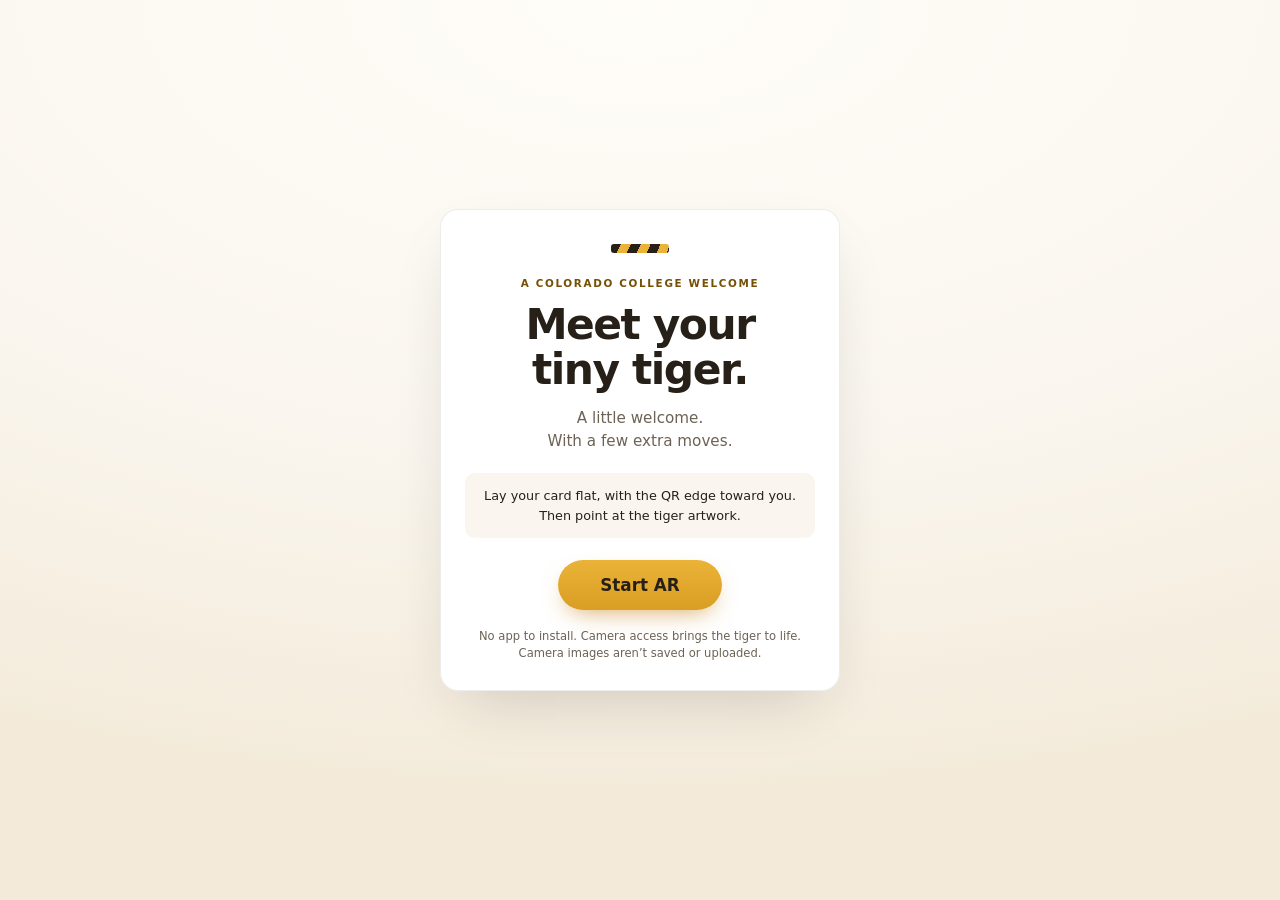
<file: index.html>
<!DOCTYPE html>
<html lang="en">
<head>
  <meta charset="utf-8" />
  <meta name="viewport"
        content="width=device-width, initial-scale=1, maximum-scale=1, user-scalable=no, viewport-fit=cover" />
  <meta name="theme-color" content="#faf6ef" />
  <meta name="description" content="A little Colorado College welcome. Scan the card and meet your tiny dancing tiger." />
  <title>Meet your tiny tiger · Colorado College</title>
  <link rel="stylesheet" href="css/style.css?v=demo-1" />
  <link rel="stylesheet" href="css/tracking-test.css?v=1" />

  <!-- AR stack (vendored locally; optional remote inspector disabled) -->
  <script src="vendor/aframe.min.js"></script>
  <script src="vendor/mindar-image-aframe.prod.js"></script>
  <script src="js/ar-config.js"></script>
</head>
<body>

  <!-- ============ Landing / permission gate =======================
       Shown before the camera starts. Understated on purpose: the AR
       moment gets the attention, not the UI.                        -->
  <div id="start-screen">
    <div class="card">
      <div class="welcome-mark" aria-hidden="true"></div>
      <p class="kicker">A Colorado College welcome</p>
      <h1>Meet your<br />tiny tiger.</h1>
      <p class="sub">
        A little welcome.<br />With a few extra moves.
      </p>
      <p class="setup-tip">Lay your card flat, with the QR edge toward you.<br />Then point at the tiger artwork.</p>
      <button id="start-button" type="button">Start AR</button>
      <p class="fineprint">No app to install. Camera access brings the tiger to life.<br />Camera images aren&rsquo;t saved or uploaded.</p>
    </div>
  </div>

  <!-- Error / unsupported-browser notice (hidden unless needed) -->
  <div id="error-screen" hidden>
    <div class="card">
      <h1>Hmm, the tiger isn&rsquo;t cooperating.</h1>
      <p class="sub" id="error-message">
        This experience needs a camera and a modern browser
        (Safari on iPhone, Chrome on Android).
      </p>
      <button id="retry-button" type="button">Reload and try again</button>
    </div>
  </div>

  <!-- ============ AR overlay controls ============================ -->
  <div id="ar-ui" hidden>
    <div id="hint" class="pill" role="status">Card flat. Point at the tiger artwork.</div>
    <div id="controls">
      <button id="dance-again" type="button" hidden>&#8635;&nbsp; Dance again</button>
      <button id="sound-toggle" type="button" hidden aria-pressed="false">Sound: Off</button>
    </div>
  </div>

  <!-- ============ AR scene =======================================
       Image target compiled with the MindAR compiler (see README).
       Replace targets/tiger-card.mind with your compiled file.      -->
  <!-- Keep MindAR's default adaptive response; very low beta makes poses lag. -->
  <a-scene
    mindar-image="imageTargetSrc: targets/tiger-card.mind?v=mascot-1; autoStart: false; uiLoading: no; uiScanning: no; uiError: no; filterMinCF: 0.001; filterBeta: 1000; missTolerance: 0; warmupTolerance: 3"
    renderer="colorManagement: true; antialias: true; alpha: true"
    device-orientation-permission-ui="enabled: false"
    loading-screen="enabled: false"
    vr-mode-ui="enabled: false">

    <a-assets></a-assets>

    <a-camera position="0 0 0" look-controls="enabled: false" cursor="fuse: false; rayOrigin: mouse;"></a-camera>

    <!-- Soft, toy-like lighting -->
    <a-entity light="type: ambient; color: #fff; intensity: 0.85"></a-entity>
    <a-entity light="type: directional; color: #fff; intensity: 0.85" position="1 2 1.5"></a-entity>

    <!-- Image-tracked anchor. The tiger builds itself procedurally. -->
    <a-entity id="tiger-anchor" mindar-image-target="targetIndex: 0">
      <!-- Model +Y (up) maps to marker +Z (out of its printed surface).
           Keep this transform outside the animated root. -->
      <a-entity rotation="90 0 0">
        <a-entity camera-facing="maxTilt: 30">
          <a-entity id="tiger" voxel-tiger="autoDance: true; loop: false"></a-entity>
        </a-entity>
      </a-entity>
      <!-- FUTURE GLB: drop the procedural entity above and use
           <a-entity id="tiger" glb-tiger="src: assets/models/tiger.glb"></a-entity>
           See README.md — "Replacing the tiger with a GLB". -->
    </a-entity>
  </a-scene>

  <script src="js/voxel-tiger.js?v=demo-1"></script>
  <script src="js/camera-facing.js?v=1"></script>
  <script src="js/app.js?v=demo-1"></script>
  <script src="js/tracking-test.js?v=3"></script>
</body>
</html>
</file>
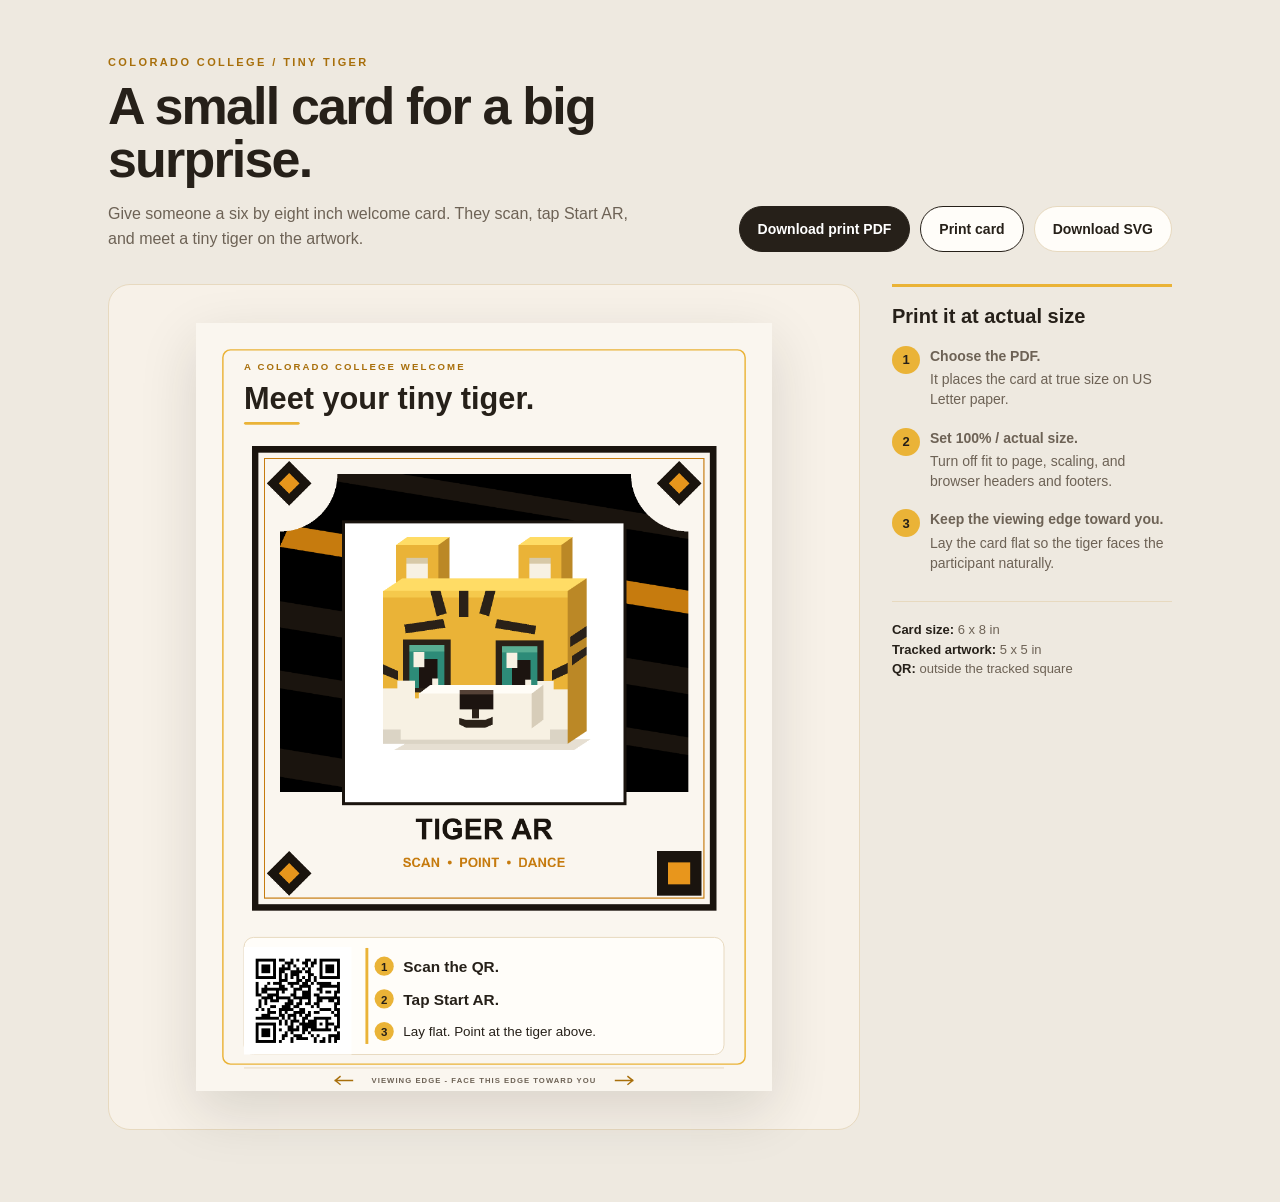
<file: print-card.html>
<!doctype html>
<html lang="en">
<head>
  <meta charset="utf-8">
  <meta name="viewport" content="width=device-width, initial-scale=1">
  <meta name="description" content="Print a six by eight inch Colorado College welcome card for the tiny tiger WebAR experience.">
  <title>Print your tiny tiger card</title>
  <style>
    :root {
      --cream: #faf6ef;
      --paper: #fffdf9;
      --gold: #eab337;
      --deep-gold: #a86f0b;
      --ink: #262019;
      --muted: #6d6255;
      --rule: #e7d9bf;
      --shadow: 0 20px 54px rgba(38, 32, 25, .14);
    }

    * { box-sizing: border-box; }

    body {
      margin: 0;
      color: var(--ink);
      background: #eee9e0;
      font-family: Arial, Helvetica, sans-serif;
    }

    .page {
      width: min(1120px, 100%);
      margin: 0 auto;
      padding: 56px 28px 72px;
    }

    .intro {
      display: grid;
      grid-template-columns: minmax(0, 1fr) auto;
      gap: 32px;
      align-items: end;
      margin-bottom: 32px;
    }

    .eyebrow {
      margin: 0 0 12px;
      color: var(--deep-gold);
      font-size: 11px;
      font-weight: 700;
      letter-spacing: 2.4px;
    }

    h1 {
      max-width: 580px;
      margin: 0;
      font-size: clamp(30px, 5vw, 52px);
      line-height: 1.02;
      letter-spacing: -.035em;
    }

    .lede {
      max-width: 540px;
      margin: 16px 0 0;
      color: var(--muted);
      font-size: 16px;
      line-height: 1.55;
    }

    .actions {
      display: flex;
      flex-wrap: wrap;
      justify-content: flex-end;
      gap: 10px;
    }

    .button {
      display: inline-flex;
      min-height: 46px;
      align-items: center;
      justify-content: center;
      border: 1px solid var(--ink);
      border-radius: 999px;
      padding: 0 18px;
      color: var(--ink);
      background: var(--paper);
      font: inherit;
      font-size: 14px;
      font-weight: 700;
      text-decoration: none;
      cursor: pointer;
    }

    .button:hover,
    .button:focus-visible { transform: translateY(-1px); }

    .button.primary {
      border-color: var(--ink);
      color: #fff;
      background: var(--ink);
    }

    .button.secondary { border-color: var(--rule); }

    .workspace {
      display: grid;
      grid-template-columns: minmax(0, 1fr) 280px;
      gap: 32px;
      align-items: start;
    }

    .preview {
      display: flex;
      min-height: 680px;
      align-items: center;
      justify-content: center;
      border: 1px solid var(--rule);
      border-radius: 22px;
      padding: 38px;
      background: #f7f1e8;
    }

    .card {
      display: block;
      width: min(6in, 100%);
      height: auto;
      aspect-ratio: 3 / 4;
      box-shadow: var(--shadow);
    }

    .details {
      border-top: 3px solid var(--gold);
      padding-top: 18px;
    }

    .details h2 {
      margin: 0 0 18px;
      font-size: 20px;
      line-height: 1.15;
    }

    .steps {
      display: grid;
      gap: 18px;
      margin: 0;
      padding: 0;
      list-style: none;
    }

    .steps li { display: grid; grid-template-columns: 28px 1fr; gap: 10px; }

    .step-number {
      display: grid;
      width: 28px;
      height: 28px;
      place-items: center;
      border-radius: 50%;
      color: var(--ink);
      background: var(--gold);
      font-size: 13px;
      font-weight: 700;
    }

    .steps strong { display: block; margin-bottom: 3px; font-size: 14px; }
    .steps span:last-child { color: var(--muted); font-size: 14px; line-height: 1.45; }

    .note {
      margin: 28px 0 0;
      border-top: 1px solid var(--rule);
      padding-top: 18px;
      color: var(--muted);
      font-size: 13px;
      line-height: 1.5;
    }

    .note strong { color: var(--ink); }

    @media (max-width: 800px) {
      .page { padding: 34px 18px 48px; }
      .intro, .workspace { grid-template-columns: 1fr; }
      .actions { justify-content: flex-start; }
      .preview { min-height: 0; padding: 24px; }
    }

    @media print {
      @page { size: letter portrait; margin: 0; }
      body { background: #fff; }
      .page { width: auto; margin: 0; padding: 1.5in 0 0; }
      .intro, .details { display: none; }
      .workspace { display: block; }
      .preview { display: block; min-height: 0; border: 0; border-radius: 0; padding: 0; }
      .card { width: 6in; height: 8in; margin: 0 auto; box-shadow: none; }
    }
  </style>
</head>
<body>
  <main class="page">
    <section class="intro" aria-labelledby="page-title">
      <div>
        <p class="eyebrow">COLORADO COLLEGE / TINY TIGER</p>
        <h1 id="page-title">A small card for a big surprise.</h1>
        <p class="lede">Give someone a six by eight inch welcome card. They scan, tap Start AR, and meet a tiny tiger on the artwork.</p>
      </div>
      <div class="actions" aria-label="Card actions">
        <a class="button primary" href="output/pdf/tiger-experience-card-letter.pdf" download>Download print PDF</a>
        <button class="button" type="button" onclick="window.print()">Print card</button>
        <a class="button secondary" href="targets/tiger-experience-card.svg" download>Download SVG</a>
      </div>
    </section>

    <div class="workspace">
      <div class="preview">
        <img class="card" src="targets/tiger-experience-card.svg?v=mascot-1" width="600" height="800"
          alt="Meet your tiny tiger. Scan the QR, tap Start AR, lay the card flat, and point at the tiger above.">
      </div>

      <aside class="details" aria-labelledby="print-details-title">
        <h2 id="print-details-title">Print it at actual size</h2>
        <ol class="steps">
          <li><span class="step-number">1</span><span><strong>Choose the PDF.</strong><span>It places the card at true size on US Letter paper.</span></span></li>
          <li><span class="step-number">2</span><span><strong>Set 100% / actual size.</strong><span>Turn off fit to page, scaling, and browser headers and footers.</span></span></li>
          <li><span class="step-number">3</span><span><strong>Keep the viewing edge toward you.</strong><span>Lay the card flat so the tiger faces the participant naturally.</span></span></li>
        </ol>
        <p class="note"><strong>Card size:</strong> 6 x 8 in<br><strong>Tracked artwork:</strong> 5 x 5 in<br><strong>QR:</strong> outside the tracked square</p>
      </aside>
    </div>
  </main>
</body>
</html>
</file>
<file: css/style.css>
/* =============================================================================
   Tiger AR — interface styles
   Understated on purpose: the AR tiger gets the attention, not the chrome.
   Palette: warm cream paper, ink, tiger-gold accent.
   ========================================================================== */

:root {
  --paper: #faf6ef;
  --ink: #262019;
  --ink-soft: #6d6255;
  --gold: #eab337;
  --gold-deep: #d99e23;
  --overlay: rgba(24, 19, 14, 0.55);
  --radius: 18px;
  font-size: 16px;
}

* { box-sizing: border-box; margin: 0; padding: 0; }

html, body {
  height: 100%;
  overflow: hidden;
  color: var(--ink);
  font-family: "Avenir Next", "Segoe UI", system-ui, -apple-system, sans-serif;
  -webkit-font-smoothing: antialiased;
}

/* MindAR inserts its camera video at z-index: -2. Keep it inside the
   body's stacking context so it cannot fall behind the page background. */
html { background: var(--paper); }
body { position: relative; isolation: isolate; background: transparent; }

/* ------------------------------------------------------------------ *
 *  Landing + error screens                                            *
 * ------------------------------------------------------------------ */
#start-screen,
#error-screen {
  position: fixed;
  inset: 0;
  z-index: 30;
  display: flex;
  flex-direction: column;
  align-items: center;
  justify-content: flex-start;
  overflow-y: auto;
  padding: max(18px, env(safe-area-inset-top, 0px)) 20px max(18px, env(safe-area-inset-bottom, 0px));
  background:
    radial-gradient(120% 90% at 50% 0%, #fffdf8 0%, var(--paper) 55%, #f3ead9 100%);
}

#start-screen[hidden],
#error-screen[hidden] { display: none; }

.card {
  width: 100%;
  max-width: 400px;
  flex: none;
  margin-block: auto;
  text-align: center;
  padding: 34px 24px 28px;
  background: #fff;
  border: 1px solid rgba(38, 32, 25, 0.08);
  border-radius: var(--radius);
  box-shadow: 0 24px 60px -24px rgba(38, 32, 25, 0.22);
}

.welcome-mark {
  width: 58px;
  height: 9px;
  margin: 0 auto 24px;
  border-radius: 3px;
  background: repeating-linear-gradient(115deg, var(--ink) 0 9px, var(--gold) 9px 18px);
}

.kicker {
  font-size: 0.65rem;
  font-weight: 700;
  letter-spacing: 0.16em;
  text-transform: uppercase;
  color: #765005;
  margin-bottom: 14px;
}

.card h1 {
  font-size: clamp(2rem, 9vw, 2.65rem);
  line-height: 1.06;
  letter-spacing: -0.035em;
  margin-bottom: 14px;
}

.card .sub {
  font-size: 0.95rem;
  line-height: 1.5;
  color: var(--ink-soft);
  margin-bottom: 20px;
}

.setup-tip {
  margin: 0 0 22px;
  padding: 13px 10px;
  border-radius: 10px;
  background: var(--paper);
  color: var(--ink);
  font-size: 0.8rem;
  line-height: 1.55;
}

.fineprint {
  margin-top: 18px;
  font-size: 0.72rem;
  line-height: 1.45;
  color: var(--ink-soft);
}

/* ------------------------------------------------------------------ *
 *  Buttons                                                            *
 * ------------------------------------------------------------------ */
button {
  font: inherit;
  font-weight: 600;
  border: 0;
  border-radius: 999px;
  cursor: pointer;
  -webkit-tap-highlight-color: transparent;
  transition: transform 0.12s ease, background 0.15s ease, box-shadow 0.15s ease;
}

button:active { transform: scale(0.96); }
button:focus-visible, a:focus-visible { outline: 3px solid var(--ink); outline-offset: 4px; }
button:disabled { cursor: wait; }

#start-button,
#retry-button {
  padding: 15px 42px;
  font-size: 1.05rem;
  color: var(--ink);
  background: linear-gradient(180deg, var(--gold) 0%, var(--gold-deep) 100%);
  box-shadow: 0 10px 24px -10px rgba(198, 123, 14, 0.7);
}

#start-button:hover { box-shadow: 0 14px 28px -10px rgba(198, 123, 14, 0.85); }

/* ------------------------------------------------------------------ *
 *  AR overlay                                                         *
 * ------------------------------------------------------------------ */
#ar-ui {
  position: fixed;
  inset: 0;
  z-index: 20;
  pointer-events: none; /* children opt back in */
  display: flex;
  flex-direction: column;
  justify-content: space-between;
  align-items: center;
  padding: calc(env(safe-area-inset-top, 0px) + 18px) 16px
           calc(env(safe-area-inset-bottom, 0px) + 22px);
}

#ar-ui[hidden] { display: none; }

.pill {
  pointer-events: none;
  padding: 9px 18px;
  font-size: 0.82rem;
  font-weight: 600;
  color: #fff;
  background: var(--overlay);
  border-radius: 999px;
  backdrop-filter: blur(6px);
  -webkit-backdrop-filter: blur(6px);
  transition: opacity 0.6s ease;
}

#hint.fade { opacity: 0; }

#controls {
  display: flex;
  gap: 10px;
  pointer-events: auto;
}

#controls button {
  padding: 12px 20px;
  font-size: 0.9rem;
  color: #fff;
  background: var(--overlay);
  backdrop-filter: blur(6px);
  -webkit-backdrop-filter: blur(6px);
  border: 1px solid rgba(255, 255, 255, 0.22);
}

#controls button:hover { background: rgba(24, 19, 14, 0.72); }

#dance-again {
  background: linear-gradient(180deg, var(--gold) 0%, var(--gold-deep) 100%) !important;
  border-color: transparent !important;
  color: var(--ink) !important;
  box-shadow: 0 8px 20px -8px rgba(198, 123, 14, 0.8);
}

#sound-toggle[aria-pressed="true"] {
  background: #fff !important;
  color: var(--ink);
}

/* MindAR renders full-bleed; keep its canvas under our overlay */
.a-canvas { position: fixed !important; }
</file>
<file: css/tracking-test.css>
#tracking-test-panel {
  width: min(100%, 390px);
  margin-top: auto;
  padding: 14px 16px;
  border-radius: 16px;
  color: #fff;
  background: rgba(20, 18, 15, 0.93);
  pointer-events: auto;
  font-size: 0.85rem;
  line-height: 1.4;
}
#tracking-test-panel[hidden], #controls[hidden] { display: none; }
#tracking-test-panel p { margin: 7px 0; }
#tracking-test-panel label { display: flex; align-items: center; gap: 10px; }
#tracking-test-panel select {
  font: inherit;
  padding: 6px;
  border-radius: 6px;
  color: #181510;
  background: #fff;
}
#tracking-test-panel small { display: block; margin-top: 9px; color: #ded8cd; }
.tracking-actions { display: flex; flex-wrap: wrap; gap: 8px; }
.tracking-actions button { padding: 10px 12px; background: #eab337; color: #181510; }
.tracking-actions button:disabled { background: #514b43; color: #d1c9bd; cursor: default; }
</file>
